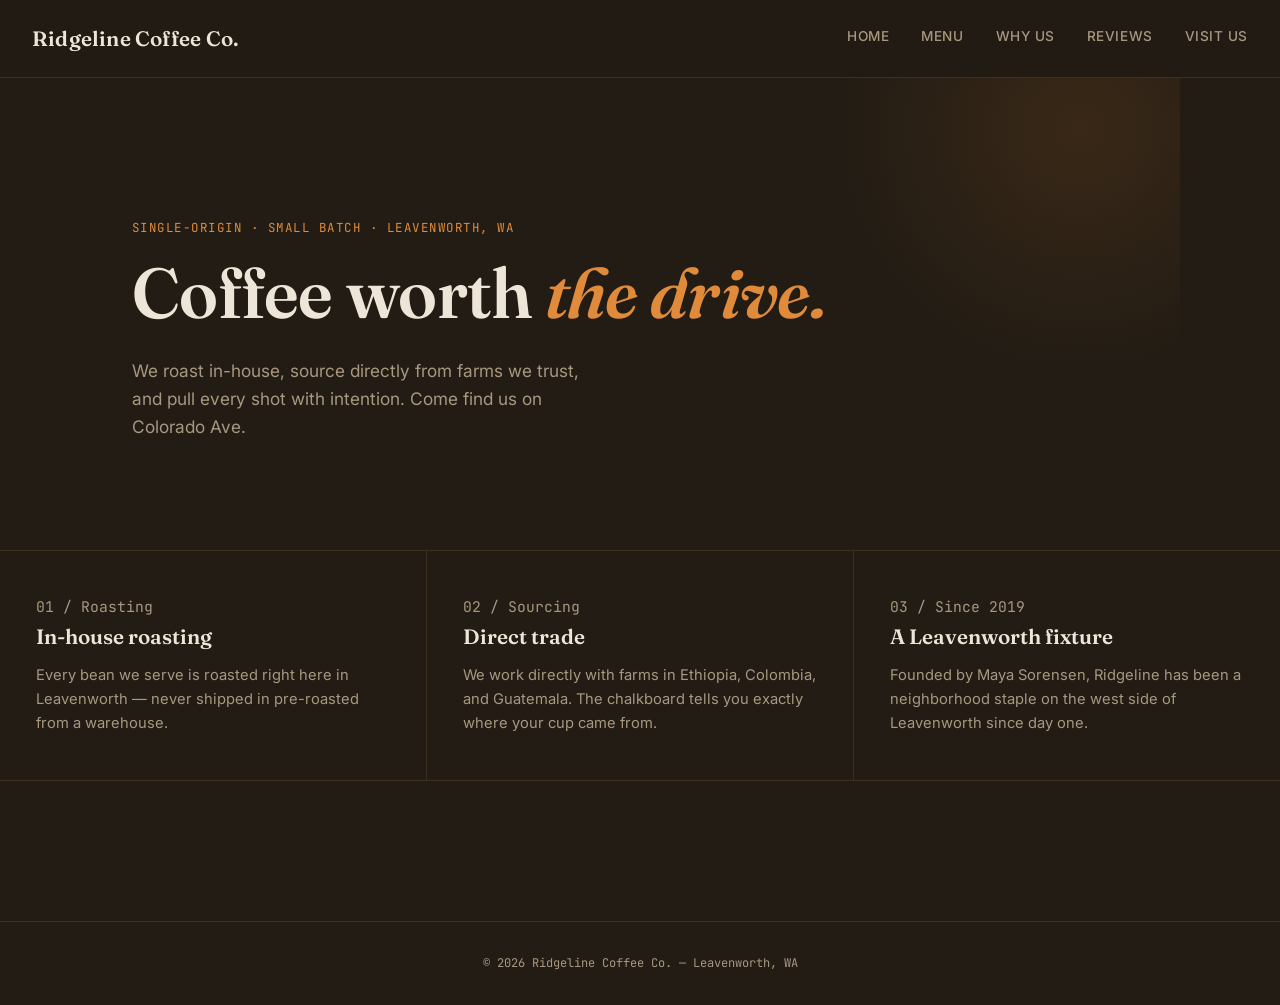
<file: index.html>
<!DOCTYPE html>
<html lang="en">
<head>
  <meta charset="UTF-8">
  <meta name="viewport" content="width=device-width, initial-scale=1.0">
  <title>Ridgeline Coffee Co. | Leavenworth, WA</title>
  <link rel="preconnect" href="https://fonts.googleapis.com">
  <link href="https://fonts.googleapis.com/css2?family=Fraunces:ital,wght@0,400;0,500;0,600;1,500&family=Inter:wght@400;500;600&family=JetBrains+Mono:wght@400;500&display=swap" rel="stylesheet">
  <link rel="stylesheet" href="css/style.css">
</head>
<body>

  <header>
    <h1>Ridgeline Coffee Co.</h1>
    <nav id="nav-links">
      <a href="index.html">Home</a>
      <a href="menu.html">Menu</a>
      <a href="why-us.html">Why Us</a>
      <a href="reviews.html">Reviews</a>
      <a href="contact.html">Visit Us</a>
    </nav>
    <button id="nav-toggle" aria-label="Toggle navigation menu">☰</button>
  </header>

  <main>
    <section class="hero">
      <p class="eyebrow">Single-origin · Small batch · Leavenworth, WA</p>
      <h2>Coffee worth <em>the drive.</em></h2>
      <p class="hero-sub">We roast in-house, source directly from farms we trust, and pull every shot with intention. Come find us on Colorado Ave.</p>
    </section>

    <section class="feature-row">
      <div class="feature reveal">
        <p class="feature-num">01 / Roasting</p>
        <h3>In-house roasting</h3>
        <p>Every bean we serve is roasted right here in Leavenworth — never shipped in pre-roasted from a warehouse.</p>
      </div>
      <div class="feature reveal">
        <p class="feature-num">02 / Sourcing</p>
        <h3>Direct trade</h3>
        <p>We work directly with farms in Ethiopia, Colombia, and Guatemala. The chalkboard tells you exactly where your cup came from.</p>
      </div>
      <div class="feature reveal">
        <p class="feature-num">03 / Since 2019</p>
        <h3>A Leavenworth fixture</h3>
        <p>Founded by Maya Sorensen, Ridgeline has been a neighborhood staple on the west side of Leavenworth since day one.</p>
      </div>
    </section>
  </main>

  <footer>
    <p>&copy; 2026 Ridgeline Coffee Co. — Leavenworth, WA</p>
  </footer>

  <script src="js/nav-toggle.js"></script>
  <script src="js/scroll-reveal.js"></script>
</body>
</html>
</file>
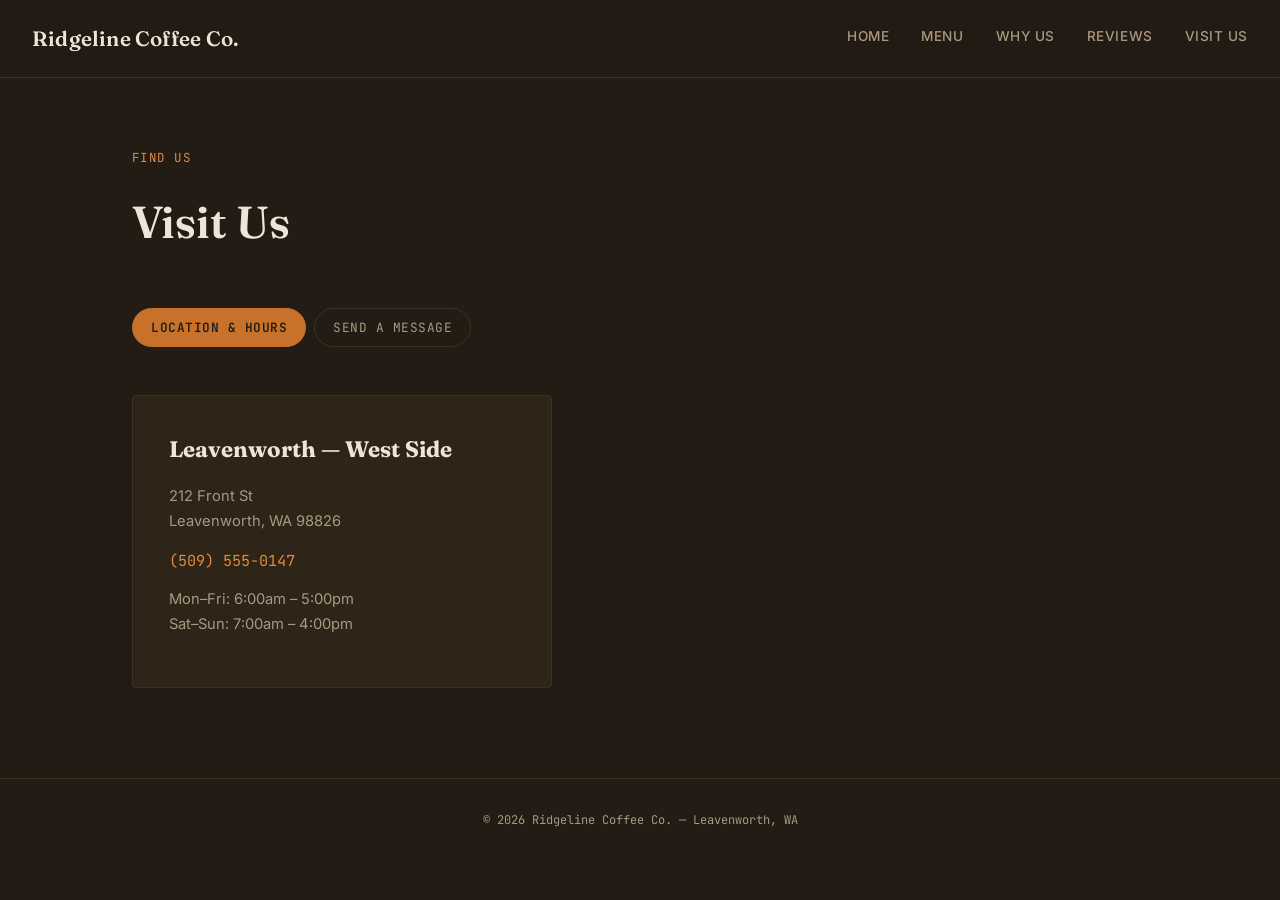
<file: contact.html>
<!DOCTYPE html>
<html lang="en">
<head>
  <meta charset="UTF-8">
  <meta name="viewport" content="width=device-width, initial-scale=1.0">
  <title>Visit Us | Ridgeline Coffee Co.</title>
  <link rel="preconnect" href="https://fonts.googleapis.com">
  <link href="https://fonts.googleapis.com/css2?family=Fraunces:ital,wght@0,400;0,500;0,600;1,500&family=Inter:wght@400;500;600&family=JetBrains+Mono:wght@400;500&display=swap" rel="stylesheet">
  <link rel="stylesheet" href="css/style.css">
</head>
<body>

  <header>
    <h1>Ridgeline Coffee Co.</h1>
    <nav id="nav-links">
      <a href="index.html">Home</a>
      <a href="menu.html">Menu</a>
      <a href="why-us.html">Why Us</a>
      <a href="reviews.html">Reviews</a>
      <a href="contact.html">Visit Us</a>
    </nav>
    <button id="nav-toggle" aria-label="Toggle navigation menu">☰</button>
  </header>

  <main class="visit-page">
    <div class="section-heading">
      <p class="eyebrow">Find us</p>
      <h2>Visit Us</h2>
    </div>

    <div class="visit-tabs">
      <button class="menu-tab menu-tab-active" id="tab-info" type="button">Location & hours</button>
      <button class="menu-tab" id="tab-form" type="button">Send a message</button>
    </div>

    <div id="panel-info" class="visit-panel">
      <div class="locations">
        <div class="location-card">
          <h3>Leavenworth — West Side</h3>
          <p class="location-address">212 Front St<br>Leavenworth, WA 98826</p>
          <p class="location-phone"><a href="tel:5415550192">(509) 555-0147</a></p>
          <p class="location-hours">
            Mon&ndash;Fri: 6:00am &ndash; 5:00pm<br>
            Sat&ndash;Sun: 7:00am &ndash; 4:00pm
          </p>
        </div>
      </div>
    </div>

    <div id="panel-form" class="visit-panel" style="display: none;">
      <form id="contact-form" action="https://formspree.io/f/YOUR_FORM_ID" method="POST">
        <label for="name">Name</label>
        <input type="text" id="name" name="name" required>

        <label for="email">Email</label>
        <input type="email" id="email" name="email" required>

        <label for="message">Message</label>
        <textarea id="message" name="message" rows="5" required></textarea>

        <button type="submit">Send Message</button>
      </form>
    </div>
  </main>

  <footer>
    <p>&copy; 2026 Ridgeline Coffee Co. — Leavenworth, WA</p>
  </footer>

  <script src="js/visit-tabs.js"></script>
  <script src="js/nav-toggle.js"></script>
</body>
</html>
</file>
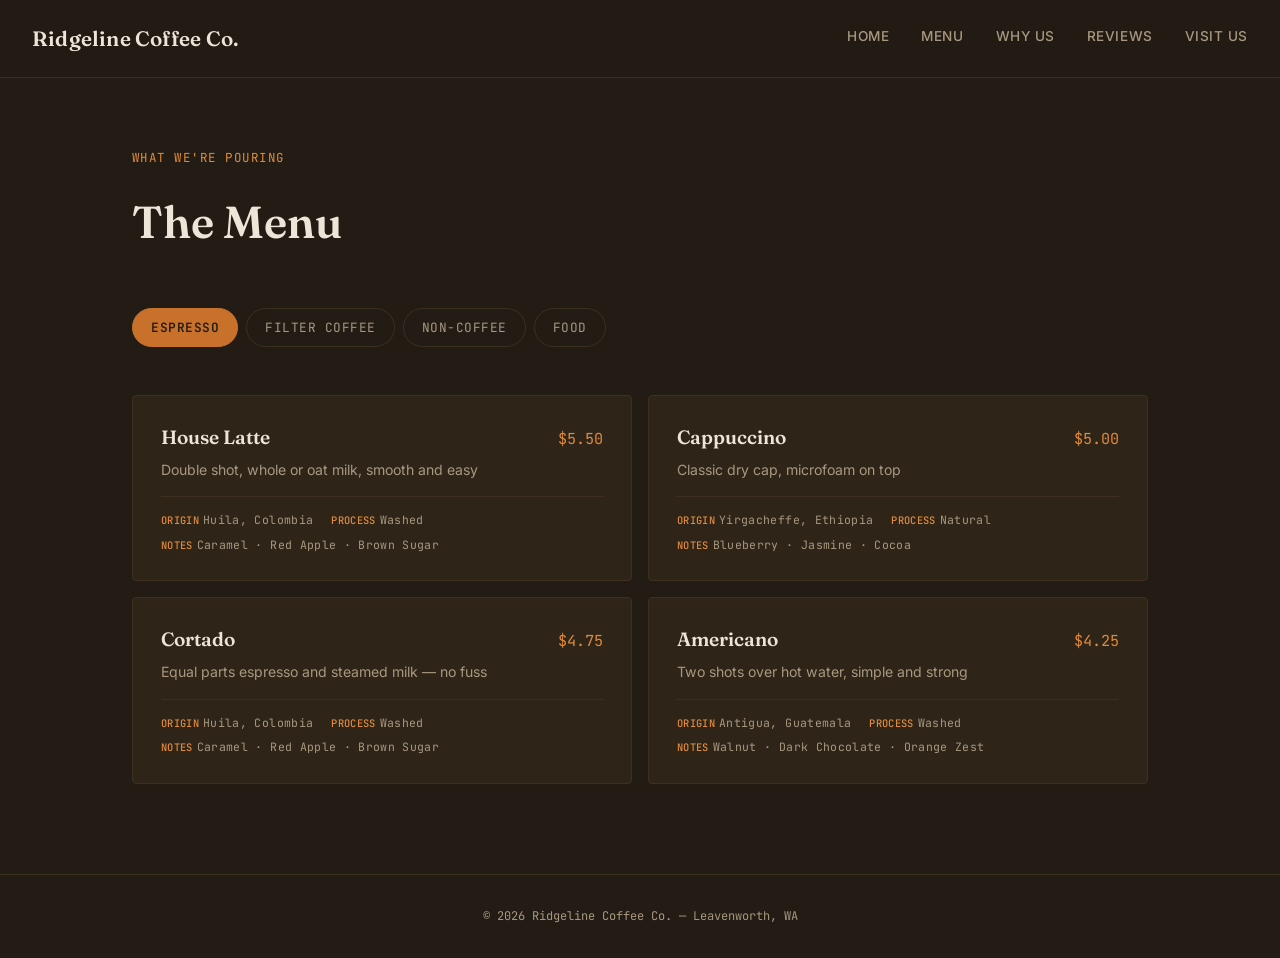
<file: menu.html>
<!DOCTYPE html>
<html lang="en">
<head>
  <meta charset="UTF-8">
  <meta name="viewport" content="width=device-width, initial-scale=1.0">
  <title>Menu | Ridgeline Coffee Co.</title>
  <link rel="preconnect" href="https://fonts.googleapis.com">
  <link href="https://fonts.googleapis.com/css2?family=Fraunces:ital,wght@0,400;0,500;0,600;1,500&family=Inter:wght@400;500;600&family=JetBrains+Mono:wght@400;500&display=swap" rel="stylesheet">
  <link rel="stylesheet" href="css/style.css">
</head>
<body>

  <header>
    <h1>Ridgeline Coffee Co.</h1>
    <nav id="nav-links">
      <a href="index.html">Home</a>
      <a href="menu.html">Menu</a>
      <a href="why-us.html">Why Us</a>
      <a href="reviews.html">Reviews</a>
      <a href="contact.html">Visit Us</a>
    </nav>
    <button id="nav-toggle" aria-label="Toggle navigation menu">☰</button>
  </header>

  <main class="menu-page">
    <div class="section-heading">
      <p class="eyebrow">What we're pouring</p>
      <h2>The Menu</h2>
    </div>

    <div id="menu-tabs" class="menu-tabs"></div>
    <div id="menu-container"></div>
  </main>

  <footer>
    <p>&copy; 2026 Ridgeline Coffee Co. — Leavenworth, WA</p>
  </footer>

  <script src="js/menu-data.js"></script>
  <script src="js/menu-render.js"></script>
  <script src="js/nav-toggle.js"></script>
</body>
</html>
</file>
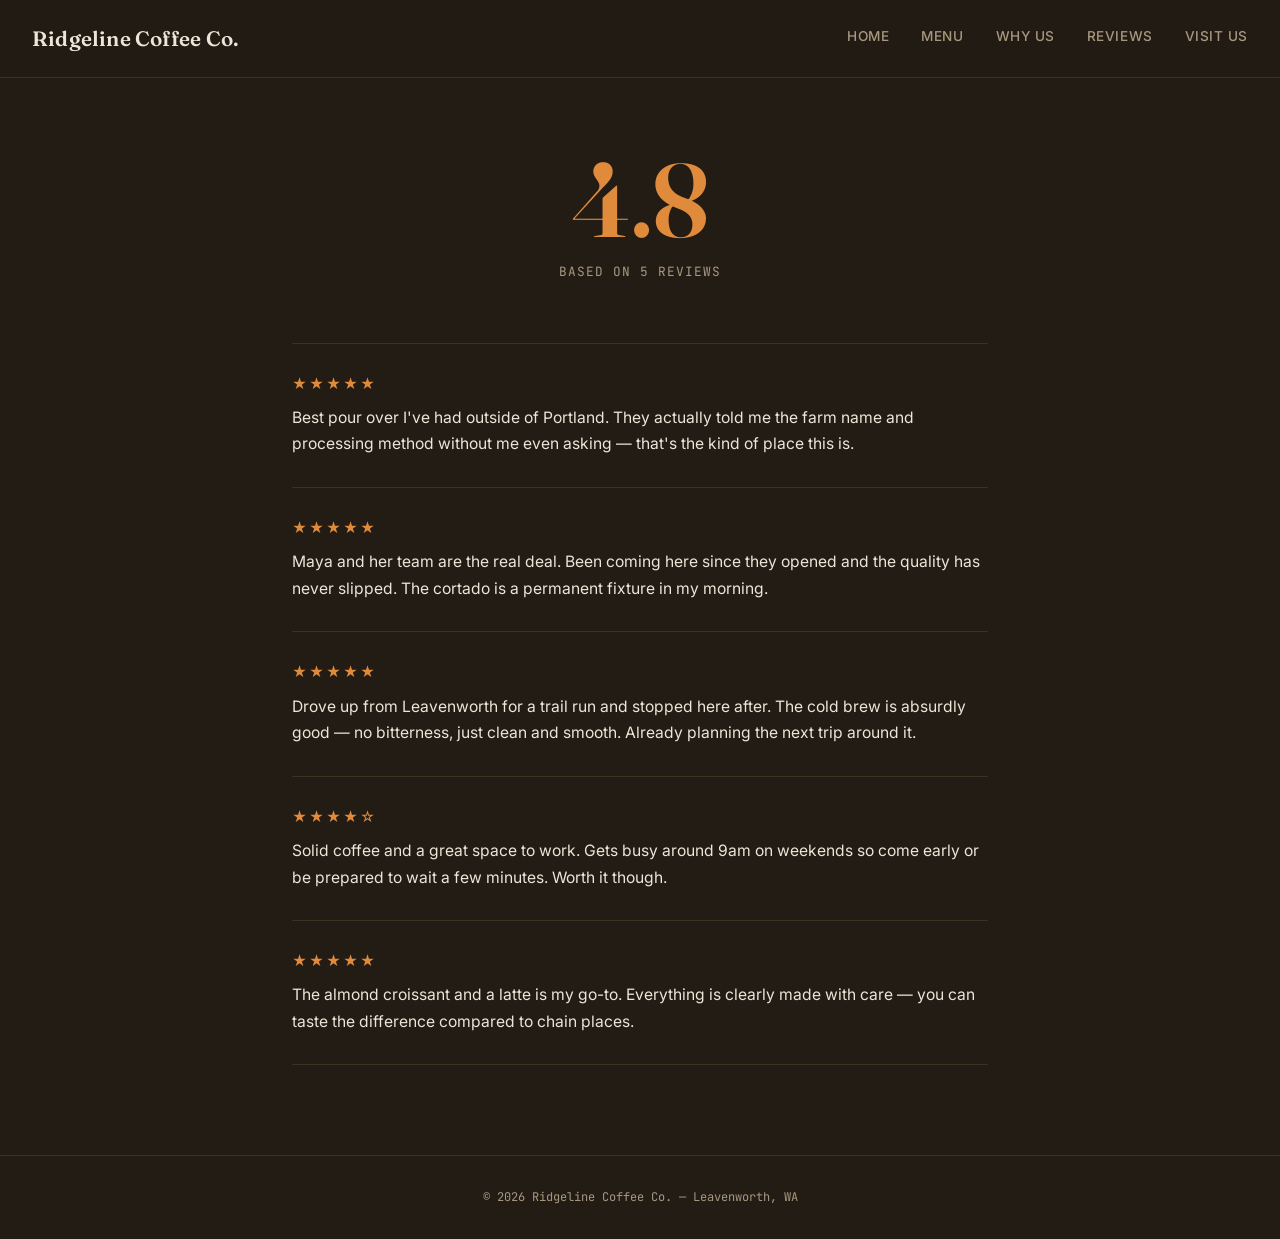
<file: reviews.html>
<!DOCTYPE html>
<html lang="en">
<head>
  <meta charset="UTF-8">
  <meta name="viewport" content="width=device-width, initial-scale=1.0">
  <title>Reviews | Ridgeline Coffee Co.</title>
  <link rel="preconnect" href="https://fonts.googleapis.com">
  <link href="https://fonts.googleapis.com/css2?family=Fraunces:ital,wght@0,400;0,500;0,600;1,500&family=Inter:wght@400;500;600&family=JetBrains+Mono:wght@400;500&display=swap" rel="stylesheet">
  <link rel="stylesheet" href="css/style.css">
</head>
<body>

  <header>
    <h1>Ridgeline Coffee Co.</h1>
    <nav id="nav-links">
      <a href="index.html">Home</a>
      <a href="menu.html">Menu</a>
      <a href="why-us.html">Why Us</a>
      <a href="reviews.html">Reviews</a>
      <a href="contact.html">Visit Us</a>
    </nav>
    <button id="nav-toggle" aria-label="Toggle navigation menu">☰</button>
  </header>

  <main class="reviews-page">
    <div class="reviews-summary reveal">
      <p class="avg-rating" id="rating-average">—</p>
      <p class="avg-rating-label" id="rating-count"></p>
    </div>

    <div id="reviews-container" class="review-list"></div>
  </main>

  <footer>
    <p>&copy; 2026 Ridgeline Coffee Co. — Leavenworth, WA</p>
  </footer>

  <script src="js/reviews-data.js"></script>
  <script src="js/reviews-render.js"></script>
  <script src="js/nav-toggle.js"></script>
  <script src="js/scroll-reveal.js"></script>
</body>
</html>
</file>
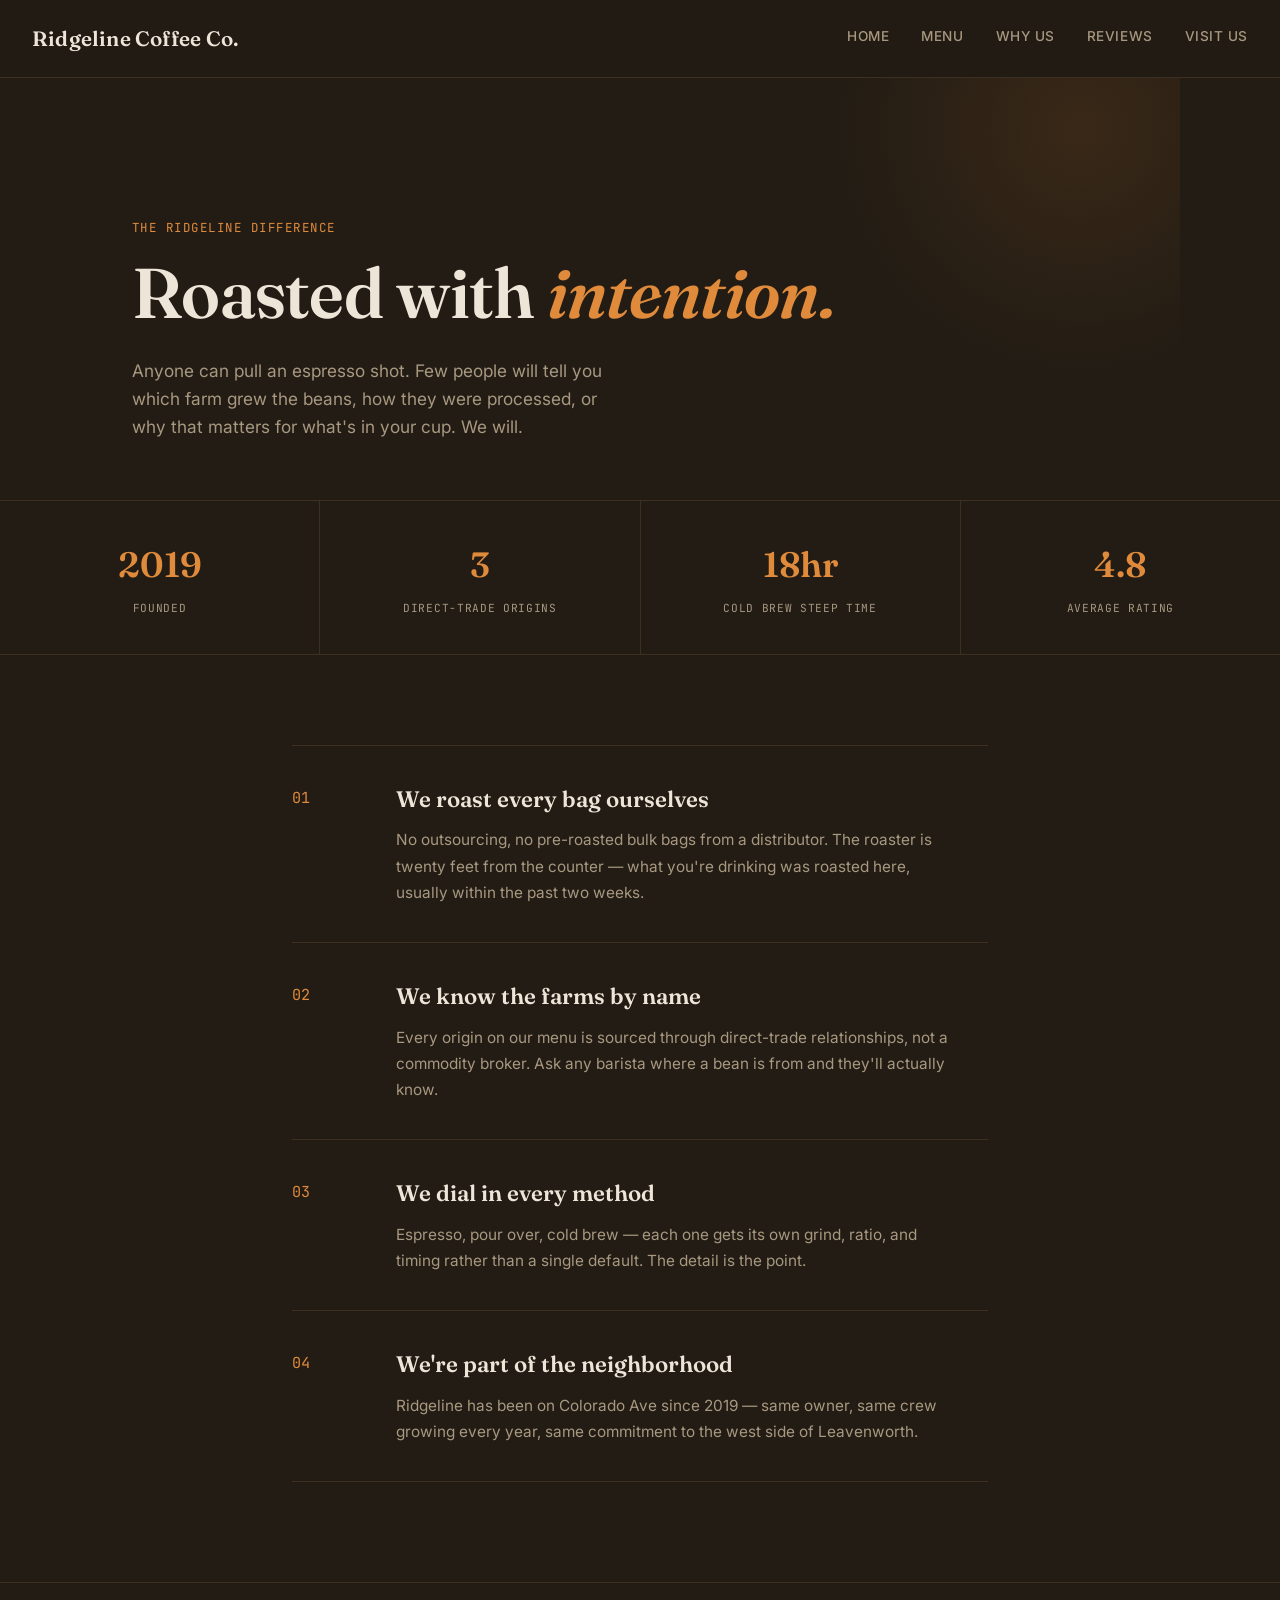
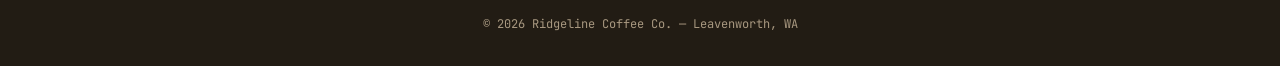
<file: why-us.html>
<!DOCTYPE html>
<html lang="en">
<head>
  <meta charset="UTF-8">
  <meta name="viewport" content="width=device-width, initial-scale=1.0">
  <title>Why Us | Ridgeline Coffee Co.</title>
  <link rel="preconnect" href="https://fonts.googleapis.com">
  <link href="https://fonts.googleapis.com/css2?family=Fraunces:ital,wght@0,400;0,500;0,600;1,500&family=Inter:wght@400;500;600&family=JetBrains+Mono:wght@400;500&display=swap" rel="stylesheet">
  <link rel="stylesheet" href="css/style.css">
</head>
<body>

  <header>
    <h1>Ridgeline Coffee Co.</h1>
    <nav id="nav-links">
      <a href="index.html">Home</a>
      <a href="menu.html">Menu</a>
      <a href="why-us.html">Why Us</a>
      <a href="reviews.html">Reviews</a>
      <a href="contact.html">Visit Us</a>
    </nav>
    <button id="nav-toggle" aria-label="Toggle navigation menu">☰</button>
  </header>

  <main class="why-page">

    <section class="hero" style="padding-bottom: 60px;">
      <p class="eyebrow">The Ridgeline difference</p>
      <h2>Roasted with <em>intention.</em></h2>
      <p class="hero-sub">Anyone can pull an espresso shot. Few people will tell you which farm grew the beans, how they were processed, or why that matters for what's in your cup. We will.</p>
    </section>

    <section class="stat-row reveal">
      <div class="stat">
        <p class="stat-num">2019</p>
        <p class="stat-label">Founded</p>
      </div>
      <div class="stat">
        <p class="stat-num">3</p>
        <p class="stat-label">Direct-trade origins</p>
      </div>
      <div class="stat">
        <p class="stat-num">18hr</p>
        <p class="stat-label">Cold brew steep time</p>
      </div>
      <div class="stat">
        <p class="stat-num">4.8</p>
        <p class="stat-label">Average rating</p>
      </div>
    </section>

    <div class="process-list">
      <div class="process-row reveal">
        <p class="process-num">01</p>
        <div class="process-body">
          <h3>We roast every bag ourselves</h3>
          <p>No outsourcing, no pre-roasted bulk bags from a distributor. The roaster is twenty feet from the counter — what you're drinking was roasted here, usually within the past two weeks.</p>
        </div>
      </div>

      <div class="process-row reveal">
        <p class="process-num">02</p>
        <div class="process-body">
          <h3>We know the farms by name</h3>
          <p>Every origin on our menu is sourced through direct-trade relationships, not a commodity broker. Ask any barista where a bean is from and they'll actually know.</p>
        </div>
      </div>

      <div class="process-row reveal">
        <p class="process-num">03</p>
        <div class="process-body">
          <h3>We dial in every method</h3>
          <p>Espresso, pour over, cold brew — each one gets its own grind, ratio, and timing rather than a single default. The detail is the point.</p>
        </div>
      </div>

      <div class="process-row reveal">
        <p class="process-num">04</p>
        <div class="process-body">
          <h3>We're part of the neighborhood</h3>
          <p>Ridgeline has been on Colorado Ave since 2019 — same owner, same crew growing every year, same commitment to the west side of Leavenworth.</p>
        </div>
      </div>
    </div>

  </main>

  <footer>
    <p>&copy; 2026 Ridgeline Coffee Co. — Leavenworth, WA</p>
  </footer>

  <script src="js/nav-toggle.js"></script>
  <script src="js/scroll-reveal.js"></script>
</body>
</html>
</file>
<file: css/style.css>
/* ===== Tokens ===== */
:root {
  --bg: #221c14;
  --bg-elevated: #2e2518;
  --text: #ede5d8;
  --text-muted: #a89880;
  --accent: #c8712a;
  --accent-bright: #e08a3c;
  --line: #3d3020;
  --font-display: "Fraunces", serif;
  --font-body: "Inter", sans-serif;
  --font-mono: "JetBrains Mono", "Courier New", monospace;
}

* {
  box-sizing: border-box;
}

html {
  scroll-behavior: smooth;
}

body {
  margin: 0;
  background-color: var(--bg);
  color: var(--text);
  font-family: var(--font-body);
  line-height: 1.6;
  -webkit-font-smoothing: antialiased;
}

a {
  color: inherit;
}

img {
  max-width: 100%;
  display: block;
}

.wrap {
  max-width: 1080px;
  margin: 0 auto;
  padding: 0 32px;
}

/* ===== Reveal-on-scroll ===== */
.reveal {
  opacity: 0;
  transform: translateY(24px);
  transition: opacity 0.8s cubic-bezier(0.16, 1, 0.3, 1), transform 0.8s cubic-bezier(0.16, 1, 0.3, 1);
}

.reveal.is-visible {
  opacity: 1;
  transform: translateY(0);
}

@media (prefers-reduced-motion: reduce) {
  .reveal {
    opacity: 1;
    transform: none;
    transition: none;
  }
  html {
    scroll-behavior: auto;
  }
}

/* ===== Header ===== */
header {
  position: sticky;
  top: 0;
  z-index: 100;
  display: flex;
  align-items: center;
  justify-content: space-between;
  padding: 22px 32px;
  background-color: rgba(34, 28, 20, 0.92);
  backdrop-filter: blur(10px);
  border-bottom: 1px solid var(--line);
}

header h1 {
  font-family: var(--font-display);
  font-size: 1.3rem;
  font-weight: 600;
  letter-spacing: 0.01em;
  margin: 0;
}

nav#nav-links {
  display: flex;
  gap: 32px;
}

nav#nav-links a {
  text-decoration: none;
  color: var(--text-muted);
  font-size: 0.85rem;
  letter-spacing: 0.04em;
  text-transform: uppercase;
  font-weight: 500;
  position: relative;
  padding-bottom: 4px;
  transition: color 0.25s ease;
}

nav#nav-links a::after {
  content: "";
  position: absolute;
  left: 0;
  bottom: 0;
  width: 0;
  height: 1px;
  background-color: var(--accent-bright);
  transition: width 0.3s ease;
}

nav#nav-links a:hover {
  color: var(--text);
}

nav#nav-links a:hover::after {
  width: 100%;
}

#nav-toggle {
  display: none;
  background: none;
  border: none;
  color: var(--text);
  font-size: 1.4rem;
  cursor: pointer;
}

/* ===== Hero ===== */
.hero {
  position: relative;
  padding: 140px 32px 110px;
  max-width: 1080px;
  margin: 0 auto;
  overflow: hidden;
}

.hero::before {
  content: "";
  position: absolute;
  top: -200px;
  right: -150px;
  width: 500px;
  height: 500px;
  background: radial-gradient(circle, rgba(200, 113, 42, 0.14) 0%, transparent 70%);
  pointer-events: none;
}

.eyebrow {
  font-family: var(--font-mono);
  font-size: 0.78rem;
  letter-spacing: 0.12em;
  text-transform: uppercase;
  color: var(--accent-bright);
  margin: 0 0 18px;
  opacity: 0;
  animation: rise 0.7s cubic-bezier(0.16, 1, 0.3, 1) 0.1s forwards;
}

.hero h2 {
  font-family: var(--font-display);
  font-size: clamp(2.6rem, 6vw, 4.4rem);
  font-weight: 600;
  line-height: 1.04;
  letter-spacing: -0.01em;
  margin: 0 0 28px;
  max-width: 760px;
  opacity: 0;
  animation: rise 0.8s cubic-bezier(0.16, 1, 0.3, 1) 0.25s forwards;
}

.hero h2 em {
  font-style: italic;
  color: var(--accent-bright);
}

.hero-sub {
  font-size: 1.08rem;
  color: var(--text-muted);
  max-width: 480px;
  margin: 0;
  opacity: 0;
  animation: rise 0.8s cubic-bezier(0.16, 1, 0.3, 1) 0.4s forwards;
}

@keyframes rise {
  from { opacity: 0; transform: translateY(18px); }
  to { opacity: 1; transform: translateY(0); }
}

/* ===== Feature row ===== */
.feature-row {
  display: grid;
  grid-template-columns: repeat(3, 1fr);
  gap: 1px;
  background-color: var(--line);
  border-top: 1px solid var(--line);
  border-bottom: 1px solid var(--line);
  margin-bottom: 140px;
}

.feature {
  background-color: var(--bg);
  padding: 44px 36px;
}

.feature-num {
  font-family: var(--font-mono);
  font-size: 0.78rem;
  color: var(--accent-bright);
  margin: 0 0 14px;
}

.feature h3 {
  font-family: var(--font-display);
  font-size: 1.3rem;
  font-weight: 600;
  margin: 0 0 10px;
}

.feature p {
  font-size: 0.92rem;
  color: var(--text-muted);
  margin: 0;
  line-height: 1.65;
}

/* ===== Section heading shared ===== */
.section-heading {
  padding: 0 32px;
  max-width: 1080px;
  margin: 0 auto 50px;
}

.section-heading h2 {
  font-family: var(--font-display);
  font-size: clamp(2rem, 4vw, 2.8rem);
  font-weight: 600;
  margin: 8px 0 0;
}

/* ===== Menu — spec sheet style ===== */
.menu-page {
  padding: 70px 0 90px;
}

.menu-tabs {
  display: flex;
  gap: 8px;
  flex-wrap: wrap;
  margin-bottom: 48px;
  padding: 0 32px;
  max-width: 1080px;
  margin-left: auto;
  margin-right: auto;
}

.menu-tab {
  font-family: var(--font-mono);
  font-size: 0.8rem;
  letter-spacing: 0.04em;
  text-transform: uppercase;
  background: none;
  border: 1px solid var(--line);
  color: var(--text-muted);
  padding: 10px 18px;
  border-radius: 100px;
  cursor: pointer;
  transition: all 0.25s ease;
}

.menu-tab:hover {
  border-color: var(--accent);
  color: var(--text);
}

.menu-tab-active {
  background-color: var(--accent);
  border-color: var(--accent);
  color: var(--bg);
  font-weight: 600;
}

.menu-list {
  max-width: 1080px;
  margin: 0 auto;
  padding: 0 32px;
  display: grid;
  grid-template-columns: repeat(2, 1fr);
  gap: 16px;
}

.menu-item {
  background-color: var(--bg-elevated);
  border: 1px solid var(--line);
  border-radius: 4px;
  padding: 26px 28px;
  transition: transform 0.3s cubic-bezier(0.16, 1, 0.3, 1), border-color 0.3s ease;
}

.menu-item:hover {
  transform: translateY(-4px);
  border-color: var(--accent);
}

.menu-item-top {
  display: flex;
  justify-content: space-between;
  align-items: baseline;
  margin-bottom: 6px;
}

.menu-item-name {
  font-family: var(--font-display);
  font-size: 1.2rem;
  font-weight: 600;
}

.menu-item-price {
  font-family: var(--font-mono);
  font-size: 0.95rem;
  color: var(--accent-bright);
}

.menu-item-desc {
  font-size: 0.88rem;
  color: var(--text-muted);
  margin: 0 0 16px;
  line-height: 1.55;
}

.menu-item-spec {
  display: flex;
  flex-wrap: wrap;
  gap: 6px 18px;
  font-family: var(--font-mono);
  font-size: 0.72rem;
  letter-spacing: 0.03em;
  color: var(--text-muted);
  border-top: 1px solid var(--line);
  padding-top: 14px;
}

.menu-item-spec span {
  white-space: nowrap;
}

.menu-item-spec b {
  color: var(--accent-bright);
  font-weight: 500;
  text-transform: uppercase;
  font-size: 0.65rem;
  margin-right: 4px;
}

/* ===== Reviews ===== */
.reviews-page {
  padding: 70px 0 90px;
}

.reviews-summary {
  text-align: center;
  padding: 0 32px;
  max-width: 1080px;
  margin: 0 auto 60px;
}

.avg-rating {
  font-family: var(--font-display);
  font-size: clamp(4rem, 10vw, 6.5rem);
  font-weight: 600;
  line-height: 1;
  color: var(--accent-bright);
  margin: 0;
}

.avg-rating-label {
  font-family: var(--font-mono);
  font-size: 0.8rem;
  letter-spacing: 0.08em;
  text-transform: uppercase;
  color: var(--text-muted);
  margin: 10px 0 0;
}

.review-list {
  max-width: 760px;
  margin: 0 auto;
  padding: 0 32px;
  display: flex;
  flex-direction: column;
  gap: 1px;
}

.review-card {
  padding: 28px 0;
  border-top: 1px solid var(--line);
}

.review-card:last-child {
  border-bottom: 1px solid var(--line);
}

.review-stars {
  color: var(--accent-bright);
  font-size: 0.9rem;
  margin: 0 0 10px;
  letter-spacing: 2px;
}

.review-summary {
  font-size: 0.98rem;
  color: var(--text);
  margin: 0;
  line-height: 1.7;
}

/* ===== Visit / Contact ===== */
.visit-page {
  padding: 70px 0 90px;
  max-width: 1080px;
  margin: 0 auto;
}

.visit-tabs {
  display: flex;
  gap: 8px;
  margin: 0 32px 48px;
}

.locations {
  padding: 0 32px;
}

.location-card {
  background-color: var(--bg-elevated);
  border: 1px solid var(--line);
  border-radius: 4px;
  padding: 36px;
  max-width: 420px;
}

.location-card h3 {
  font-family: var(--font-display);
  font-size: 1.4rem;
  margin: 0 0 16px;
}

.location-address,
.location-hours {
  color: var(--text-muted);
  font-size: 0.92rem;
  line-height: 1.7;
  margin: 0 0 14px;
}

.location-phone {
  margin: 0 0 14px;
}

.location-phone a {
  color: var(--accent-bright);
  text-decoration: none;
  font-family: var(--font-mono);
  font-size: 0.95rem;
}

.visit-panel form {
  padding: 0 32px;
  max-width: 480px;
  display: flex;
  flex-direction: column;
  gap: 6px;
}

.visit-panel label {
  font-family: var(--font-mono);
  font-size: 0.75rem;
  letter-spacing: 0.05em;
  text-transform: uppercase;
  color: var(--text-muted);
  margin-top: 14px;
}

.visit-panel input,
.visit-panel textarea {
  background-color: var(--bg-elevated);
  border: 1px solid var(--line);
  border-radius: 4px;
  color: var(--text);
  padding: 12px 14px;
  font-family: var(--font-body);
  font-size: 0.95rem;
  resize: vertical;
}

.visit-panel input:focus,
.visit-panel textarea:focus {
  outline: none;
  border-color: var(--accent);
}

.visit-panel button {
  margin-top: 22px;
  align-self: flex-start;
  background-color: var(--accent);
  color: var(--bg);
  border: none;
  padding: 13px 28px;
  border-radius: 100px;
  font-weight: 600;
  font-size: 0.92rem;
  cursor: pointer;
  transition: background-color 0.25s ease;
}

.visit-panel button:hover {
  background-color: var(--accent-bright);
}

/* ===== Footer ===== */
footer {
  border-top: 1px solid var(--line);
  padding: 32px;
  text-align: center;
}

footer p {
  font-family: var(--font-mono);
  font-size: 0.75rem;
  color: var(--text-muted);
  margin: 0;
}

/* ===== Why Us page ===== */
.why-page {
  padding-bottom: 100px;
}

.stat-row {
  display: grid;
  grid-template-columns: repeat(4, 1fr);
  gap: 1px;
  background-color: var(--line);
  border-top: 1px solid var(--line);
  border-bottom: 1px solid var(--line);
  margin-bottom: 90px;
}

.stat {
  background-color: var(--bg);
  padding: 36px 28px;
  text-align: center;
}

.stat-num {
  font-family: var(--font-display);
  font-size: 2.2rem;
  font-weight: 600;
  color: var(--accent-bright);
  margin: 0 0 6px;
}

.stat-label {
  font-family: var(--font-mono);
  font-size: 0.7rem;
  letter-spacing: 0.06em;
  text-transform: uppercase;
  color: var(--text-muted);
  margin: 0;
}

.process-list {
  max-width: 760px;
  margin: 0 auto;
  padding: 0 32px;
}

.process-row {
  display: grid;
  grid-template-columns: 80px 1fr;
  gap: 24px;
  padding: 36px 0;
  border-top: 1px solid var(--line);
}

.process-row:last-child {
  border-bottom: 1px solid var(--line);
}

.process-num {
  font-family: var(--font-mono);
  font-size: 0.95rem;
  color: var(--accent-bright);
  margin: 0;
  padding-top: 4px;
}

.process-body h3 {
  font-family: var(--font-display);
  font-size: 1.4rem;
  font-weight: 600;
  margin: 0 0 10px;
}

.process-body p {
  font-size: 0.96rem;
  color: var(--text-muted);
  margin: 0;
  line-height: 1.7;
  max-width: 560px;
}

@media (max-width: 760px) {
  .stat-row {
    grid-template-columns: repeat(2, 1fr);
  }

  .process-row {
    grid-template-columns: 1fr;
    gap: 8px;
  }
}

/* ===== Mobile ===== */
@media (max-width: 760px) {
  nav#nav-links {
    position: absolute;
    top: 100%;
    left: 0;
    right: 0;
    flex-direction: column;
    gap: 0;
    background-color: var(--bg);
    border-bottom: 1px solid var(--line);
    max-height: 0;
    overflow: hidden;
    transition: max-height 0.3s ease;
  }

  nav#nav-links.nav-open {
    max-height: 300px;
  }

  nav#nav-links a {
    padding: 16px 32px;
    border-top: 1px solid var(--line);
  }

  #nav-toggle {
    display: block;
  }

  .feature-row {
    grid-template-columns: 1fr;
  }

  .menu-list {
    grid-template-columns: 1fr;
  }

  .hero {
    padding: 100px 24px 70px;
  }
}
</file>
